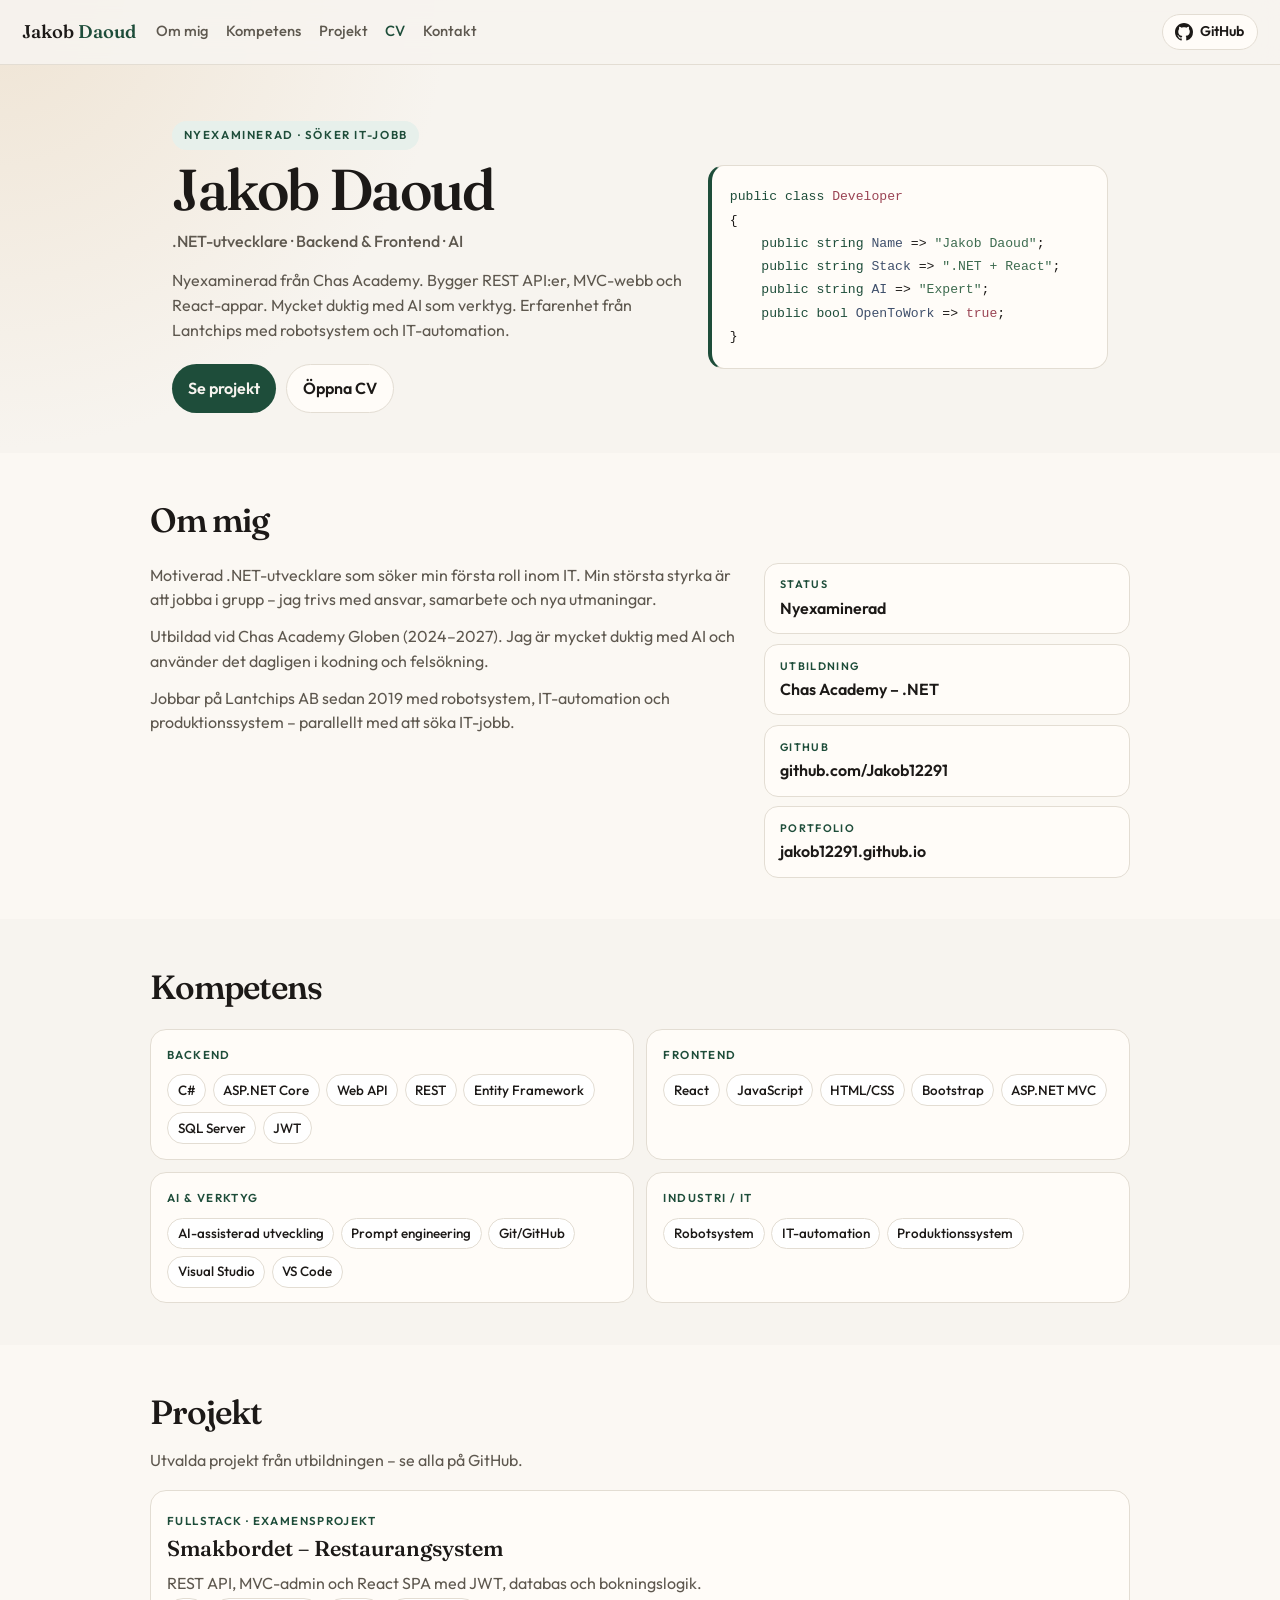
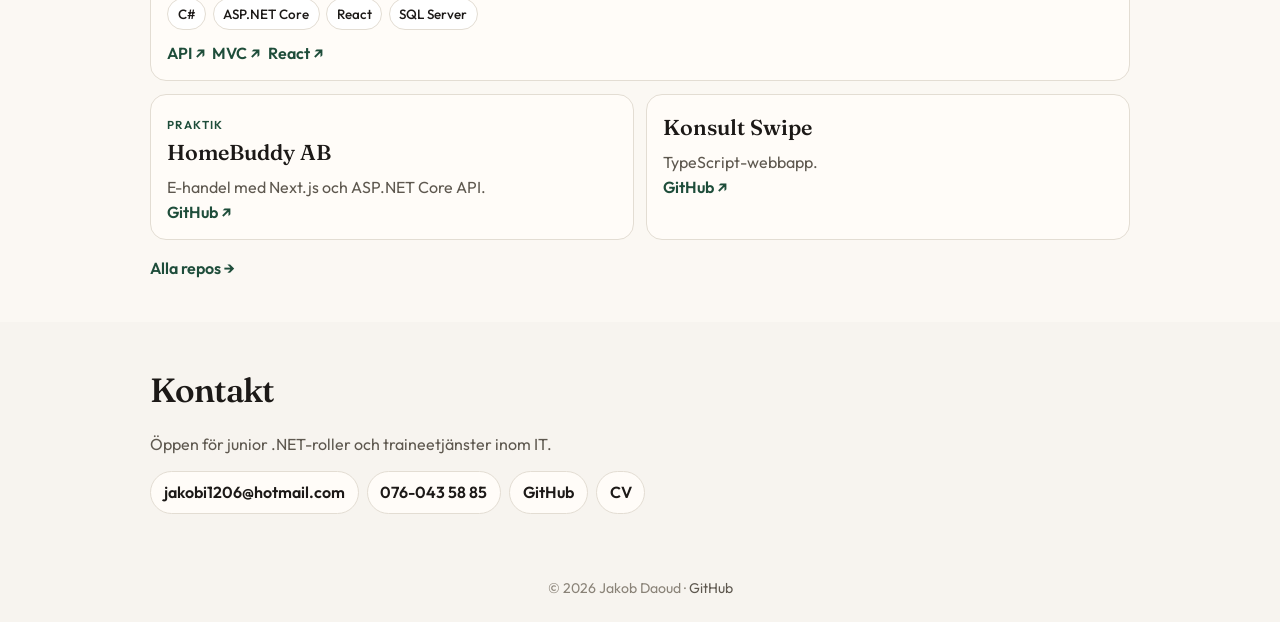
<file: index.html>
<!DOCTYPE html>
<html lang="sv">
<head>
  <meta charset="UTF-8" />
  <meta name="viewport" content="width=device-width, initial-scale=1.0" />
  <title>Jakob Daoud | .NET-utvecklare</title>
  <meta name="description" content="Portfolio – Jakob Daoud, nyexaminerad .NET-utvecklare." />
  <link rel="preconnect" href="https://fonts.googleapis.com" />
  <link href="https://fonts.googleapis.com/css2?family=Fraunces:opsz,wght@9..144,560;9..144,650&family=Outfit:wght@400;500;600&family=JetBrains+Mono:wght@400;500&display=swap" rel="stylesheet" />
  <link rel="stylesheet" href="styles.css" />
</head>
<body>
  <nav class="nav">
    <a class="logo" href="#">Jakob <span>Daoud</span></a>
    <input type="checkbox" id="menu" class="menu-check" />
    <label class="menu-btn" for="menu">Meny</label>
    <div class="nav-links">
      <a href="#om">Om mig</a>
      <a href="#skills">Kompetens</a>
      <a href="#projekt">Projekt</a>
      <a href="cv.html" class="nav-cv">CV</a>
      <a href="#kontakt">Kontakt</a>
    </div>
    <a class="nav-github" href="https://github.com/Jakob12291" target="_blank" rel="noopener">
      <svg width="18" height="18" viewBox="0 0 24 24" fill="currentColor"><path d="M12 0C5.37 0 0 5.37 0 12c0 5.31 3.435 9.795 8.205 11.385.6.105.825-.255.825-.57 0-.285-.015-1.23-.015-2.235-3.015.555-3.795-.735-4.035-1.41-.135-.345-.72-1.41-1.23-1.695-.42-.225-1.02-.78-.015-.795.945-.015 1.62.87 1.845 1.23 1.08 1.815 2.805 1.305 3.495.99.105-.78.42-1.305.765-1.605-2.67-.3-5.46-1.335-5.46-5.925 0-1.305.465-2.385 1.23-3.225-.12-.3-.54-1.53.12-3.18 0 0 1.005-.315 3.3 1.23.96-.27 1.98-.405 3-.405s2.04.135 3 .405c2.295-1.56 3.3-1.23 3.3-1.23.66 1.65.24 2.88.12 3.18.765.84 1.23 1.905 1.23 3.225 0 4.605-2.805 5.625-5.475 5.925.435.375.81 1.095.81 2.22 0 1.605-.015 2.895-.015 3.3 0 .315.225.69.825.57A12.02 12.02 0 0024 12c0-6.63-5.37-12-12-12z"/></svg>
      GitHub
    </a>
  </nav>

  <header class="hero">
    <div>
      <span class="hero-badge">Nyexaminerad · Söker IT-jobb</span>
      <h1>Jakob Daoud</h1>
      <p class="hero-sub">.NET-utvecklare · Backend &amp; Frontend · AI</p>
      <p class="hero-text">
        Nyexaminerad från Chas Academy. Bygger REST API:er, MVC-webb och React-appar.
        Mycket duktig med AI som verktyg. Erfarenhet från Lantchips med robotsystem och IT-automation.
      </p>
      <div class="hero-actions">
        <a class="btn btn-primary" href="#projekt">Se projekt</a>
        <a class="btn btn-outline" href="cv.html">Öppna CV</a>
      </div>
    </div>
    <div class="hero-card">
      <pre><code><span class="c-kw">public class</span> <span class="c-type">Developer</span>
{
    <span class="c-kw">public string</span> <span class="c-prop">Name</span> => <span class="c-str">"Jakob Daoud"</span>;
    <span class="c-kw">public string</span> <span class="c-prop">Stack</span> => <span class="c-str">".NET + React"</span>;
    <span class="c-kw">public string</span> <span class="c-prop">AI</span> => <span class="c-str">"Expert"</span>;
    <span class="c-kw">public bool</span> <span class="c-prop">OpenToWork</span> => <span class="c-bool">true</span>;
}</code></pre>
    </div>
  </header>

  <section id="om" class="section section-alt">
    <div class="container">
      <h2 class="section-title">Om mig</h2>
      <div class="about-grid">
        <div class="about-text">
          <p>
            Motiverad .NET-utvecklare som söker min första roll inom IT. Min största styrka
            är att jobba i grupp – jag trivs med ansvar, samarbete och nya utmaningar.
          </p>
          <p>
            Utbildad vid Chas Academy Globen (2024–2027). Jag är
            mycket duktig med AI och använder det dagligen i kodning och felsökning.
          </p>
          <p>
            Jobbar på Lantchips AB sedan 2019 med robotsystem, IT-automation
            och produktionssystem – parallellt med att söka IT-jobb.
          </p>
        </div>
        <div class="about-cards">
          <div class="card"><div class="card-label">Status</div><div class="card-value">Nyexaminerad</div></div>
          <div class="card"><div class="card-label">Utbildning</div><div class="card-value">Chas Academy – .NET</div></div>
          <div class="card"><div class="card-label">GitHub</div><div class="card-value">github.com/Jakob12291</div></div>
          <div class="card"><div class="card-label">Portfolio</div><div class="card-value">jakob12291.github.io</div></div>
        </div>
      </div>
    </div>
  </section>

  <section id="skills" class="section">
    <div class="container">
      <h2 class="section-title">Kompetens</h2>
      <div class="skills-grid">
        <div class="skill-card">
          <h3>Backend</h3>
          <div class="tags">
            <span>C#</span><span>ASP.NET Core</span><span>Web API</span><span>REST</span>
            <span>Entity Framework</span><span>SQL Server</span><span>JWT</span>
          </div>
        </div>
        <div class="skill-card">
          <h3>Frontend</h3>
          <div class="tags">
            <span>React</span><span>JavaScript</span><span>HTML/CSS</span>
            <span>Bootstrap</span><span>ASP.NET MVC</span>
          </div>
        </div>
        <div class="skill-card">
          <h3>AI &amp; Verktyg</h3>
          <div class="tags">
            <span>AI-assisterad utveckling</span><span>Prompt engineering</span>
            <span>Git/GitHub</span><span>Visual Studio</span><span>VS Code</span>
          </div>
        </div>
        <div class="skill-card">
          <h3>Industri / IT</h3>
          <div class="tags">
            <span>Robotsystem</span><span>IT-automation</span><span>Produktionssystem</span>
          </div>
        </div>
      </div>
    </div>
  </section>

  <section id="projekt" class="section section-alt">
    <div class="container">
      <h2 class="section-title">Projekt</h2>
      <p class="section-lead">Utvalda projekt från utbildningen – se alla på GitHub.</p>
      <div class="projects">
        <article class="project-card featured">
          <span class="project-tag">Fullstack · Examensprojekt</span>
          <h3>Smakbordet – Restaurangsystem</h3>
          <p>REST API, MVC-admin och React SPA med JWT, databas och bokningslogik.</p>
          <div class="tags">
            <span>C#</span><span>ASP.NET Core</span><span>React</span><span>SQL Server</span>
          </div>
          <div class="project-links">
            <a href="https://github.com/Jakob12291/RestaurangBokning" target="_blank" rel="noopener">API ↗</a>
            <a href="https://github.com/Jakob12291/RestaurangMVC" target="_blank" rel="noopener">MVC ↗</a>
            <a href="https://github.com/Jakob12291/RestaurangReact" target="_blank" rel="noopener">React ↗</a>
          </div>
        </article>
        <article class="project-card">
          <span class="project-tag">Praktik</span>
          <h3>HomeBuddy AB</h3>
          <p>E-handel med Next.js och ASP.NET Core API.</p>
          <a class="project-link" href="https://github.com/Jakob12291/HomeBuddyAb" target="_blank" rel="noopener">GitHub ↗</a>
        </article>
        <article class="project-card">
          <h3>Konsult Swipe</h3>
          <p>TypeScript-webbapp.</p>
          <a class="project-link" href="https://github.com/Jakob12291/konsult-swipe" target="_blank" rel="noopener">GitHub ↗</a>
        </article>
      </div>
      <a class="all-repos" href="https://github.com/Jakob12291?tab=repositories" target="_blank" rel="noopener">Alla repos →</a>
    </div>
  </section>

  <section id="kontakt" class="section">
    <div class="container contact-wrap">
      <h2 class="section-title">Kontakt</h2>
      <p>Öppen för junior .NET-roller och traineetjänster inom IT.</p>
      <div class="contact-row">
        <a href="mailto:jakobi1206@hotmail.com">jakobi1206@hotmail.com</a>
        <a href="tel:+46760435885">076-043 58 85</a>
        <a href="https://github.com/Jakob12291" target="_blank" rel="noopener">GitHub</a>
        <a href="cv.html">CV</a>
      </div>
    </div>
  </section>

  <footer class="footer">
    <p>© 2026 Jakob Daoud · <a href="https://github.com/Jakob12291">GitHub</a></p>
  </footer>
<script>
    document.querySelectorAll(".nav-links a").forEach((link) => {
      link.addEventListener("click", () => {
        document.getElementById("menu").checked = false;
      });
    });
  </script>
</body>
</html>
</file>
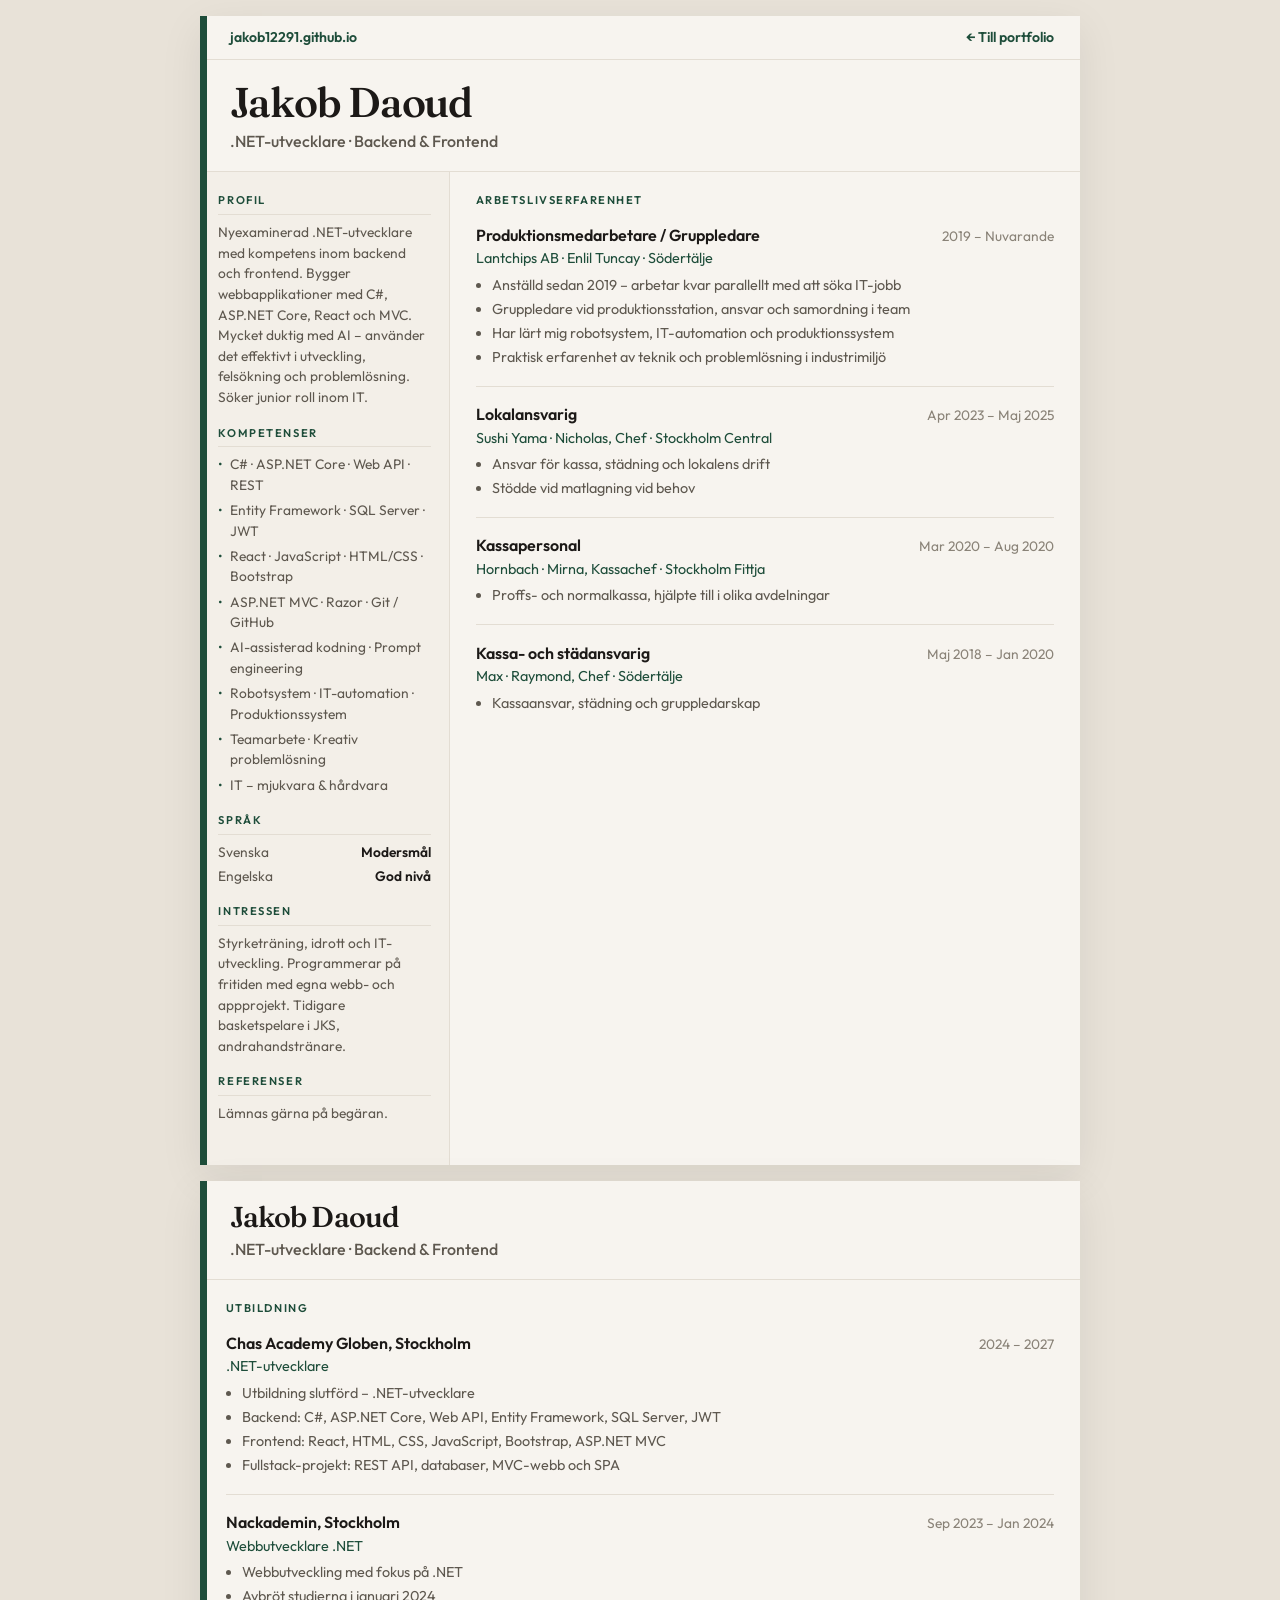
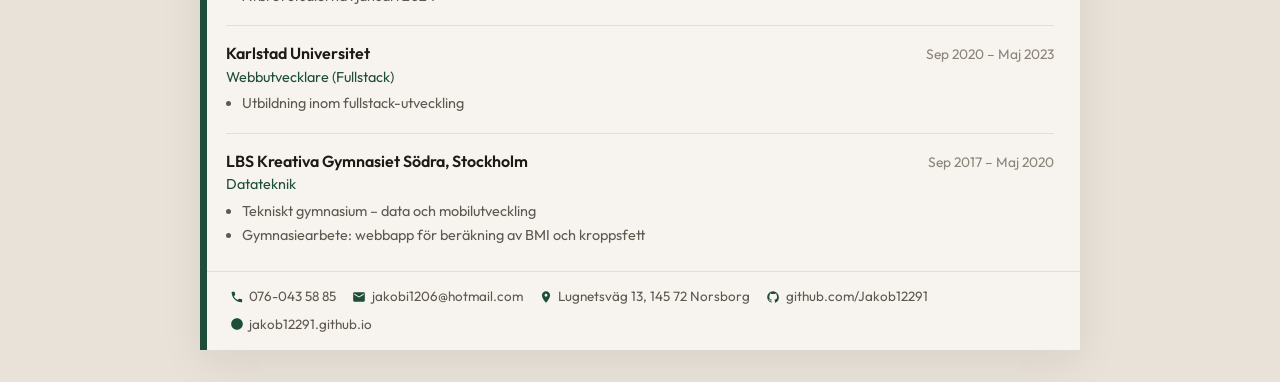
<file: cv.html>
<!DOCTYPE html>
<html lang="sv">
<head>
  <meta charset="UTF-8" />
  <meta name="viewport" content="width=device-width, initial-scale=1.0" />
  <title>CV – Jakob Daoud</title>
  <link rel="preconnect" href="https://fonts.googleapis.com" />
  <link href="https://fonts.googleapis.com/css2?family=Fraunces:opsz,wght@9..144,560;9..144,650&family=Outfit:wght@400;500;600&display=swap" rel="stylesheet" />
  <link rel="stylesheet" href="cv.css" />
</head>
<body>

  <!-- Sida 1 -->
  <div class="page">
    <div class="cv-site-bar">
      <a href="https://jakob12291.github.io/" class="cv-site-url">jakob12291.github.io</a>
      <a href="index.html">← Till portfolio</a>
    </div>

    <header class="cv-header">
      <div class="cv-header-main">
        <h1>Jakob Daoud</h1>
        <p class="cv-role">.NET-utvecklare · Backend &amp; Frontend</p>
      </div>
    </header>

    <div class="cv-body">
      <aside class="sidebar">
        <section>
          <h2>Profil</h2>
          <p>
            Nyexaminerad .NET-utvecklare med kompetens inom backend och frontend.
            Bygger webbapplikationer med C#, ASP.NET Core, React och MVC.
            Mycket duktig med AI – använder det effektivt i utveckling,
            felsökning och problemlösning. Söker junior roll inom IT.
          </p>
        </section>

        <section>
          <h2>Kompetenser</h2>
          <ul>
            <li>C# · ASP.NET Core · Web API · REST</li>
            <li>Entity Framework · SQL Server · JWT</li>
            <li>React · JavaScript · HTML/CSS · Bootstrap</li>
            <li>ASP.NET MVC · Razor · Git / GitHub</li>
            <li>AI-assisterad kodning · Prompt engineering</li>
            <li>Robotsystem · IT-automation · Produktionssystem</li>
            <li>Teamarbete · Kreativ problemlösning</li>
            <li>IT – mjukvara &amp; hårdvara</li>
          </ul>
        </section>

        <section>
          <h2>Språk</h2>
          <div class="lang-row"><span>Svenska</span><span>Modersmål</span></div>
          <div class="lang-row"><span>Engelska</span><span>God nivå</span></div>
        </section>

        <section>
          <h2>Intressen</h2>
          <p>
            Styrketräning, idrott och IT-utveckling. Programmerar på fritiden med egna
            webb- och appprojekt. Tidigare basketspelare i JKS, andrahandstränare.
          </p>
        </section>

        <section>
          <h2>Referenser</h2>
          <p class="ref-note">Lämnas gärna på begäran.</p>
        </section>
      </aside>

      <main class="main">
        <section>
          <div class="section-bar"><h2>Arbetslivserfarenhet</h2></div>

          <div class="entry">
            <div class="entry-head">
              <h3>Produktionsmedarbetare / Gruppledare</h3>
              <span class="date">2019 – Nuvarande</span>
            </div>
            <p class="meta">Lantchips AB · Enlil Tuncay · Södertälje</p>
            <ul>
              <li>Anställd sedan 2019 – arbetar kvar parallellt med att söka IT-jobb</li>
              <li>Gruppledare vid produktionsstation, ansvar och samordning i team</li>
              <li>Har lärt mig robotsystem, IT-automation och produktionssystem</li>
              <li>Praktisk erfarenhet av teknik och problemlösning i industrimiljö</li>
            </ul>
          </div>

          <div class="entry">
            <div class="entry-head">
              <h3>Lokalansvarig</h3>
              <span class="date">Apr 2023 – Maj 2025</span>
            </div>
            <p class="meta">Sushi Yama · Nicholas, Chef · Stockholm Central</p>
            <ul>
              <li>Ansvar för kassa, städning och lokalens drift</li>
              <li>Stödde vid matlagning vid behov</li>
            </ul>
          </div>

          <div class="entry">
            <div class="entry-head">
              <h3>Kassapersonal</h3>
              <span class="date">Mar 2020 – Aug 2020</span>
            </div>
            <p class="meta">Hornbach · Mirna, Kassachef · Stockholm Fittja</p>
            <ul>
              <li>Proffs- och normalkassa, hjälpte till i olika avdelningar</li>
            </ul>
          </div>

          <div class="entry">
            <div class="entry-head">
              <h3>Kassa- och städansvarig</h3>
              <span class="date">Maj 2018 – Jan 2020</span>
            </div>
            <p class="meta">Max · Raymond, Chef · Södertälje</p>
            <ul>
              <li>Kassaansvar, städning och gruppledarskap</li>
            </ul>
          </div>
        </section>
      </main>
    </div>
  </div>

  <!-- Sida 2 -->
  <div class="page page-2">
    <header class="cv-header cv-header-compact">
      <div class="cv-header-main">
        <h1>Jakob Daoud</h1>
        <p class="cv-role">.NET-utvecklare · Backend &amp; Frontend</p>
      </div>
    </header>

    <div class="page-2-body">
      <section>
        <div class="section-bar"><h2>Utbildning</h2></div>

        <div class="entry">
          <div class="entry-head">
            <h3>Chas Academy Globen, Stockholm</h3>
            <span class="date">2024 – 2027</span>
          </div>
          <p class="meta">.NET-utvecklare</p>
          <ul>
            <li>Utbildning slutförd – .NET-utvecklare</li>
            <li>Backend: C#, ASP.NET Core, Web API, Entity Framework, SQL Server, JWT</li>
            <li>Frontend: React, HTML, CSS, JavaScript, Bootstrap, ASP.NET MVC</li>
            <li>Fullstack-projekt: REST API, databaser, MVC-webb och SPA</li>
          </ul>
        </div>

        <div class="entry">
          <div class="entry-head">
            <h3>Nackademin, Stockholm</h3>
            <span class="date">Sep 2023 – Jan 2024</span>
          </div>
          <p class="meta">Webbutvecklare .NET</p>
          <ul>
            <li>Webbutveckling med fokus på .NET</li>
            <li>Avbröt studierna i januari 2024</li>
          </ul>
        </div>

        <div class="entry">
          <div class="entry-head">
            <h3>Karlstad Universitet</h3>
            <span class="date">Sep 2020 – Maj 2023</span>
          </div>
          <p class="meta">Webbutvecklare (Fullstack)</p>
          <ul>
            <li>Utbildning inom fullstack-utveckling</li>
          </ul>
        </div>

        <div class="entry">
          <div class="entry-head">
            <h3>LBS Kreativa Gymnasiet Södra, Stockholm</h3>
            <span class="date">Sep 2017 – Maj 2020</span>
          </div>
          <p class="meta">Datateknik</p>
          <ul>
            <li>Tekniskt gymnasium – data och mobilutveckling</li>
            <li>Gymnasiearbete: webbapp för beräkning av BMI och kroppsfett</li>
          </ul>
        </div>
      </section>
    </div>

    <footer class="contact-footer">
      <span class="contact-item">
        <svg viewBox="0 0 24 24" aria-hidden="true"><path d="M6.6 10.8c1.4 2.8 3.7 5.1 6.5 6.5l2.2-2.2c.3-.3.7-.4 1-.2 1.1.4 2.3.6 3.5.6.6 0 1 .4 1 1V20c0 .6-.4 1-1 1-9.4 0-17-7.6-17-17 0-.6.4-1 1-1h3.5c.6 0 1 .4 1 1 0 1.2.2 2.4.6 3.5.1.3 0 .7-.2 1L6.6 10.8z"/></svg>
        076-043 58 85
      </span>
      <a class="contact-item" href="mailto:jakobi1206@hotmail.com">
        <svg viewBox="0 0 24 24" aria-hidden="true"><path d="M20 4H4c-1.1 0-2 .9-2 2v12c0 1.1.9 2 2 2h16c1.1 0 2-.9 2-2V6c0-1.1-.9-2-2-2zm0 4-8 5-8-5V6l8 5 8-5v2z"/></svg>
        jakobi1206@hotmail.com
      </a>
      <span class="contact-item">
        <svg viewBox="0 0 24 24" aria-hidden="true"><path d="M12 2C8.1 2 5 5.1 5 9c0 5.2 7 13 7 13s7-7.8 7-13c0-3.9-3.1-7-7-7zm0 9.5c-1.4 0-2.5-1.1-2.5-2.5S10.6 6.5 12 6.5s2.5 1.1 2.5 2.5S13.4 11.5 12 11.5z"/></svg>
        Lugnetsväg 13, 145 72 Norsborg
      </span>
      <a class="contact-item" href="https://github.com/Jakob12291">
        <svg viewBox="0 0 24 24" aria-hidden="true"><path d="M12 2A10 10 0 0 0 2 12c0 4.4 2.9 8.2 6.8 9.5.5.1.7-.2.7-.5v-1.8c-2.8.6-3.4-1.2-3.4-1.2-.5-1.1-1.1-1.4-1.1-1.4-.9-.6.1-.6.1-.6 1 .1 1.5 1 1.5 1 .9 1.5 2.3 1.1 2.9.8.1-.6.3-1.1.6-1.4-2.2-.2-4.5-1.1-4.5-5 0-1.1.4-2 1.1-2.7-.1-.3-.5-1.3.1-2.7 0 0 .9-.3 2.9 1 0 0 .8-.3 2.2-.3s2.2.1 3 .3c2-1.3 2.9-1 2.9-1 .6 1.4.2 2.4.1 2.7.7.7 1.1 1.6 1.1 2.7 0 3.9-2.3 4.8-4.5 5 .4.3.7 1 .7 2v3c0 .3.2.6.7.5A10 10 0 0 0 22 12 10 10 0 0 0 12 2z"/></svg>
        github.com/Jakob12291
      </a>
      <a class="contact-item" href="https://jakob12291.github.io">
        <svg viewBox="0 0 24 24" aria-hidden="true"><path d="M12 2C6.5 2 2 6.5 2 12s4.5 10 10 10 10-4.5 10-10S17.5 2 12 2zm-1 17.9V17h2v2.9c3.9-.5 7-3.8 7-7.9 0-4.4-3.6-8-8-8s-8 3.6-8 8c0 4.1 3.1 7.4 7 7.9z"/></svg>
        jakob12291.github.io
      </a>
    </footer>
  </div>

</body>
</html>
</file>
<file: styles.css>
:root {
  --paper: #f7f4ef;
  --sheet: #fffcf8;
  --ink: #1c1917;
  --muted: #5e584f;
  --faint: #8a8378;
  --line: #e3ddd3;
  --accent: #1e4d3a;
  --accent-soft: #e7f0eb;
  --radius: 16px;
}

* { box-sizing: border-box; margin: 0; padding: 0; }

html { scroll-behavior: smooth; }

body {
  font-family: "Outfit", "Segoe UI", sans-serif;
  background:
    radial-gradient(circle at 0 0, #efe4d4 0, transparent 28rem),
    var(--paper);
  color: var(--ink);
  line-height: 1.55;
  -webkit-font-smoothing: antialiased;
}

a { color: var(--accent); text-decoration: none; }
a:hover { text-decoration: underline; }

.nav {
  position: sticky;
  top: 0;
  z-index: 20;
  display: flex;
  align-items: center;
  gap: 1.25rem;
  padding: 0.85rem 1.4rem;
  background: rgba(247, 244, 239, 0.92);
  backdrop-filter: blur(12px);
  border-bottom: 1px solid var(--line);
}

.logo {
  font-family: "Fraunces", Georgia, serif;
  font-size: 1.15rem;
  font-weight: 560;
  color: var(--ink);
  text-decoration: none;
}

.logo span { color: var(--accent); }
.logo:hover { text-decoration: none; }

.nav-links {
  display: flex;
  gap: 1.1rem;
  flex: 1;
}

.nav-links a {
  color: var(--muted);
  font-size: 0.92rem;
  font-weight: 500;
  text-decoration: none;
}

.nav-links a:hover,
.nav-links a.nav-cv { color: var(--accent); }

.nav-github {
  display: inline-flex;
  align-items: center;
  gap: 0.4rem;
  font-size: 0.88rem;
  font-weight: 600;
  color: var(--ink);
  padding: 0.4rem 0.8rem;
  border: 1px solid var(--line);
  border-radius: 999px;
  background: var(--sheet);
  text-decoration: none;
}

.nav-github:hover { background: #fff; text-decoration: none; }

.menu-check,
.menu-btn { display: none; }

.hero {
  max-width: 980px;
  margin: 0 auto;
  padding: 3.5rem 1.4rem 2.5rem;
  display: grid;
  grid-template-columns: minmax(0, 1.15fr) minmax(0, 0.9fr);
  gap: 1.6rem;
  align-items: center;
}

.hero-badge {
  display: inline-block;
  font-size: 0.72rem;
  font-weight: 600;
  letter-spacing: 0.14em;
  text-transform: uppercase;
  color: var(--accent);
  background: var(--accent-soft);
  padding: 0.35rem 0.7rem;
  border-radius: 999px;
  margin-bottom: 0.85rem;
}

.hero h1 {
  font-family: "Fraunces", Georgia, serif;
  font-weight: 560;
  font-size: clamp(2.4rem, 6vw, 3.6rem);
  letter-spacing: -0.03em;
  line-height: 0.95;
}

.hero-sub {
  margin-top: 0.7rem;
  color: var(--muted);
  font-weight: 500;
}

.hero-text {
  margin-top: 0.9rem;
  max-width: 38rem;
  color: var(--muted);
}

.hero-actions {
  display: flex;
  flex-wrap: wrap;
  gap: 0.6rem;
  margin-top: 1.3rem;
}

.btn {
  display: inline-flex;
  align-items: center;
  padding: 0.7rem 1rem;
  border-radius: 999px;
  font-weight: 600;
  text-decoration: none;
}

.btn-primary { background: var(--accent); color: #f7f4ef; }
.btn-primary:hover { background: #16392b; text-decoration: none; color: #fff; }

.btn-outline {
  color: var(--ink);
  background: var(--sheet);
  border: 1px solid var(--line);
}
.btn-outline:hover { text-decoration: none; background: #fff; }

.hero-card {
  background: var(--sheet);
  border: 1px solid var(--line);
  border-left: 4px solid var(--accent);
  border-radius: var(--radius);
  padding: 1.2rem 1.1rem;
  min-width: 0;
}

.hero-card pre {
  font-family: "JetBrains Mono", Consolas, monospace;
  font-size: 0.82rem;
  line-height: 1.7;
  overflow-x: auto;
}

.c-kw { color: #1e4d3a; }
.c-type { color: #9a4454; }
.c-str { color: #3d6b4f; }
.c-bool { color: #9a4454; }
.c-prop { color: #3f4f6b; }

.section { padding: 2.6rem 1.4rem; }
.section-alt { background: rgba(255, 252, 248, 0.55); }
.container { max-width: 980px; margin: 0 auto; }

.section-title {
  font-family: "Fraunces", Georgia, serif;
  font-size: clamp(1.7rem, 4vw, 2.1rem);
  font-weight: 560;
  letter-spacing: -0.03em;
  color: var(--ink);
  margin-bottom: 1rem;
}

.section-lead {
  color: var(--muted);
  margin: -0.4rem 0 1.1rem;
}

.about-grid {
  display: grid;
  grid-template-columns: minmax(0, 1.3fr) minmax(0, 0.8fr);
  gap: 1.2rem;
}

.about-text p { color: var(--muted); margin-bottom: 0.75rem; }

.about-cards { display: grid; gap: 0.6rem; }

.card {
  background: var(--sheet);
  border: 1px solid var(--line);
  border-radius: 14px;
  padding: 0.8rem 0.95rem;
}

.card-label {
  font-size: 0.68rem;
  letter-spacing: 0.12em;
  text-transform: uppercase;
  color: var(--accent);
  font-weight: 600;
}

.card-value { font-weight: 600; margin-top: 0.15rem; overflow-wrap: anywhere; }

.skills-grid,
.projects {
  display: grid;
  grid-template-columns: repeat(2, minmax(0, 1fr));
  gap: 0.8rem;
}

.skill-card,
.project-card {
  background: var(--sheet);
  border: 1px solid var(--line);
  border-radius: var(--radius);
  padding: 1rem 1rem 0.9rem;
  min-width: 0;
}

.skill-card h3,
.project-tag {
  font-size: 0.72rem;
  font-weight: 600;
  letter-spacing: 0.12em;
  text-transform: uppercase;
  color: var(--accent);
  margin-bottom: 0.65rem;
}

.project-card.featured { grid-column: 1 / -1; }

.project-card h3 {
  font-family: "Fraunces", Georgia, serif;
  font-size: 1.35rem;
  font-weight: 560;
  margin-bottom: 0.35rem;
}

.project-card p { color: var(--muted); }

.tags, .project-links { display: flex; flex-wrap: wrap; gap: 0.4rem; }
.tags { margin-top: 0.15rem; }
.project-links, .project-link { margin-top: 0.7rem; }

.tags span {
  font-size: 0.84rem;
  font-weight: 500;
  background: #fff;
  border: 1px solid var(--line);
  border-radius: 999px;
  padding: 0.28rem 0.6rem;
}

.project-links a,
.project-link,
.all-repos {
  font-weight: 600;
  color: var(--accent);
}

.all-repos { display: inline-block; margin-top: 1rem; }

.contact-wrap p { color: var(--muted); margin-bottom: 0.9rem; }

.contact-row {
  display: flex;
  flex-wrap: wrap;
  gap: 0.5rem;
}

.contact-row a {
  color: var(--ink);
  background: var(--sheet);
  border: 1px solid var(--line);
  border-radius: 999px;
  padding: 0.5rem 0.8rem;
  font-weight: 600;
  text-decoration: none;
}

.contact-row a:hover { background: #fff; }

.footer {
  padding: 1.4rem;
  text-align: center;
  color: var(--faint);
  font-size: 0.88rem;
}

.footer a { color: var(--muted); }

@media (max-width: 760px) {
  .nav { flex-wrap: wrap; }
  .logo { margin-right: auto; }

  .menu-btn {
    display: inline-flex;
    align-items: center;
    border: 1px solid var(--line);
    background: var(--sheet);
    border-radius: 999px;
    padding: 0.4rem 0.8rem;
    font-weight: 600;
    cursor: pointer;
  }

  .nav-links {
    display: none;
    flex: none;
    flex-direction: column;
    gap: 0.15rem;
    width: 100%;
    padding-top: 0.4rem;
  }

  .nav-links a {
    padding: 0.65rem 0.15rem;
    border-top: 1px solid var(--line);
  }

  .menu-check:checked ~ .nav-links { display: flex; }

  .hero,
  .about-grid,
  .skills-grid,
  .projects { grid-template-columns: 1fr; }

  .project-card.featured { grid-column: auto; }
  .section, .hero { padding-left: 1rem; padding-right: 1rem; }
  .hero { padding-top: 2rem; }
}
</file>
<file: cv.css>
:root {
  --paper: #f7f4ef;
  --sheet: #fffcf8;
  --ink: #1c1917;
  --muted: #5e584f;
  --faint: #8a8378;
  --line: #e3ddd3;
  --accent: #1e4d3a;
  --accent-soft: #e7f0eb;
  --sidebar-w: 250px;
  --pad-x: 1.6rem;
  --pad-y: 1.25rem;
}

* { box-sizing: border-box; margin: 0; padding: 0; }

body {
  font-family: "Outfit", "Segoe UI", sans-serif;
  background: #e8e2d8;
  color: var(--ink);
  line-height: 1.5;
  -webkit-font-smoothing: antialiased;
}

a { color: var(--accent); }

.page {
  max-width: 880px;
  margin: 0 auto;
  background: var(--paper);
  position: relative;
  overflow: hidden;
}

.page::before {
  content: "";
  position: absolute;
  left: 0;
  top: 0;
  bottom: 0;
  width: 7px;
  background: var(--accent);
}

.cv-site-bar {
  display: flex;
  flex-wrap: wrap;
  justify-content: space-between;
  gap: 0.4rem 1rem;
  padding: 0.7rem var(--pad-x) 0.7rem calc(var(--pad-x) + 4px);
  border-bottom: 1px solid var(--line);
  font-size: 0.88rem;
  font-weight: 600;
}

.cv-site-bar a { color: var(--accent); text-decoration: none; }
.cv-site-bar a:hover { text-decoration: underline; }

.cv-header {
  padding: 1.4rem var(--pad-x) 1.15rem calc(var(--pad-x) + 4px);
  border-bottom: 1px solid var(--line);
}

.cv-header h1 {
  font-family: "Fraunces", Georgia, serif;
  font-weight: 560;
  font-size: clamp(2rem, 6vw, 2.6rem);
  letter-spacing: -0.03em;
  line-height: 0.95;
}

.cv-header-compact h1 { font-size: clamp(1.5rem, 4vw, 1.8rem); }

.cv-role {
  margin-top: 0.4rem;
  color: var(--muted);
  font-weight: 500;
}

.cv-body {
  display: grid;
  grid-template-columns: var(--sidebar-w) minmax(0, 1fr);
}

.sidebar {
  background: #f3efe8;
  border-right: 1px solid var(--line);
  padding: var(--pad-y) 0 1.5rem;
}

.sidebar section {
  padding: 0 1.15rem;
  margin-bottom: 1.05rem;
}

.sidebar h2,
.section-bar h2 {
  font-size: 0.7rem;
  font-weight: 600;
  letter-spacing: 0.14em;
  text-transform: uppercase;
  color: var(--accent);
}

.sidebar h2 {
  padding-bottom: 0.3rem;
  margin-bottom: 0.45rem;
  border-bottom: 1px solid var(--line);
}

.sidebar p,
.sidebar li { font-size: 0.86rem; color: var(--muted); }

.sidebar ul { list-style: none; }

.sidebar ul li {
  position: relative;
  padding-left: 0.7rem;
  margin-bottom: 0.28rem;
}

.sidebar ul li::before {
  content: "•";
  position: absolute;
  left: 0;
  color: var(--accent);
}

.lang-row {
  display: flex;
  justify-content: space-between;
  gap: 0.6rem;
  font-size: 0.86rem;
  color: var(--muted);
  margin-bottom: 0.2rem;
}

.lang-row span:last-child { color: var(--ink); font-weight: 600; }

.ref-note { font-size: 0.86rem; color: var(--muted); }

.main,
.page-2-body {
  padding: var(--pad-y) var(--pad-x) 1.4rem;
  min-width: 0;
}

.section-bar { margin-bottom: 0.85rem; }

.entry {
  margin-bottom: 0.95rem;
  padding-bottom: 0.95rem;
  border-bottom: 1px solid var(--line);
}

.entry:last-child {
  margin-bottom: 0;
  padding-bottom: 0;
  border-bottom: none;
}

.entry-head {
  display: flex;
  justify-content: space-between;
  align-items: baseline;
  gap: 0.75rem;
}

.entry h3 { font-size: 1rem; font-weight: 600; }

.entry .date {
  color: var(--faint);
  font-size: 0.86rem;
  white-space: nowrap;
}

.entry .meta {
  color: var(--accent);
  font-size: 0.9rem;
  margin: 0.1rem 0 0.3rem;
}

.entry ul {
  padding-left: 1rem;
  color: var(--muted);
  font-size: 0.9rem;
}

.entry li { margin-bottom: 0.15rem; }

.contact-footer {
  display: flex;
  flex-wrap: wrap;
  gap: 0.45rem 1rem;
  padding: 0.9rem var(--pad-x) 1rem calc(var(--pad-x) + 4px);
  border-top: 1px solid var(--line);
}

.contact-item {
  display: inline-flex;
  align-items: center;
  gap: 0.35rem;
  color: var(--muted);
  font-size: 0.84rem;
  text-decoration: none;
  overflow-wrap: anywhere;
}

.contact-item svg { width: 14px; height: 14px; fill: var(--accent); flex-shrink: 0; }
a.contact-item:hover { color: var(--accent); }

.entry,
.sidebar section,
.section-bar { break-inside: avoid; }

@media (max-width: 720px) {
  .cv-body { grid-template-columns: 1fr; }
  .sidebar { border-right: none; border-bottom: 1px solid var(--line); }
  .entry-head { flex-direction: column; gap: 0.1rem; }
  .entry .date { white-space: normal; }
  .contact-footer { flex-direction: column; align-items: flex-start; }
  .cv-header,
  .cv-site-bar,
  .contact-footer { padding-left: 1.15rem; padding-right: 1rem; }
}

@media screen {
  body { padding: 1rem 0.75rem 2rem; }
  .page { box-shadow: 0 12px 40px rgba(28, 25, 23, 0.08); }
  .page + .page { margin-top: 1rem; }
}

@media print {
  @page { size: A4; margin: 10mm; }
  body { background: white; padding: 0; }
  .page {
    box-shadow: none;
    max-width: none;
    break-after: page;
  }
  .page-2 { break-after: auto; }
  .page::before { print-color-adjust: exact; -webkit-print-color-adjust: exact; }
  .cv-site-bar { display: none; }
}
</file>
